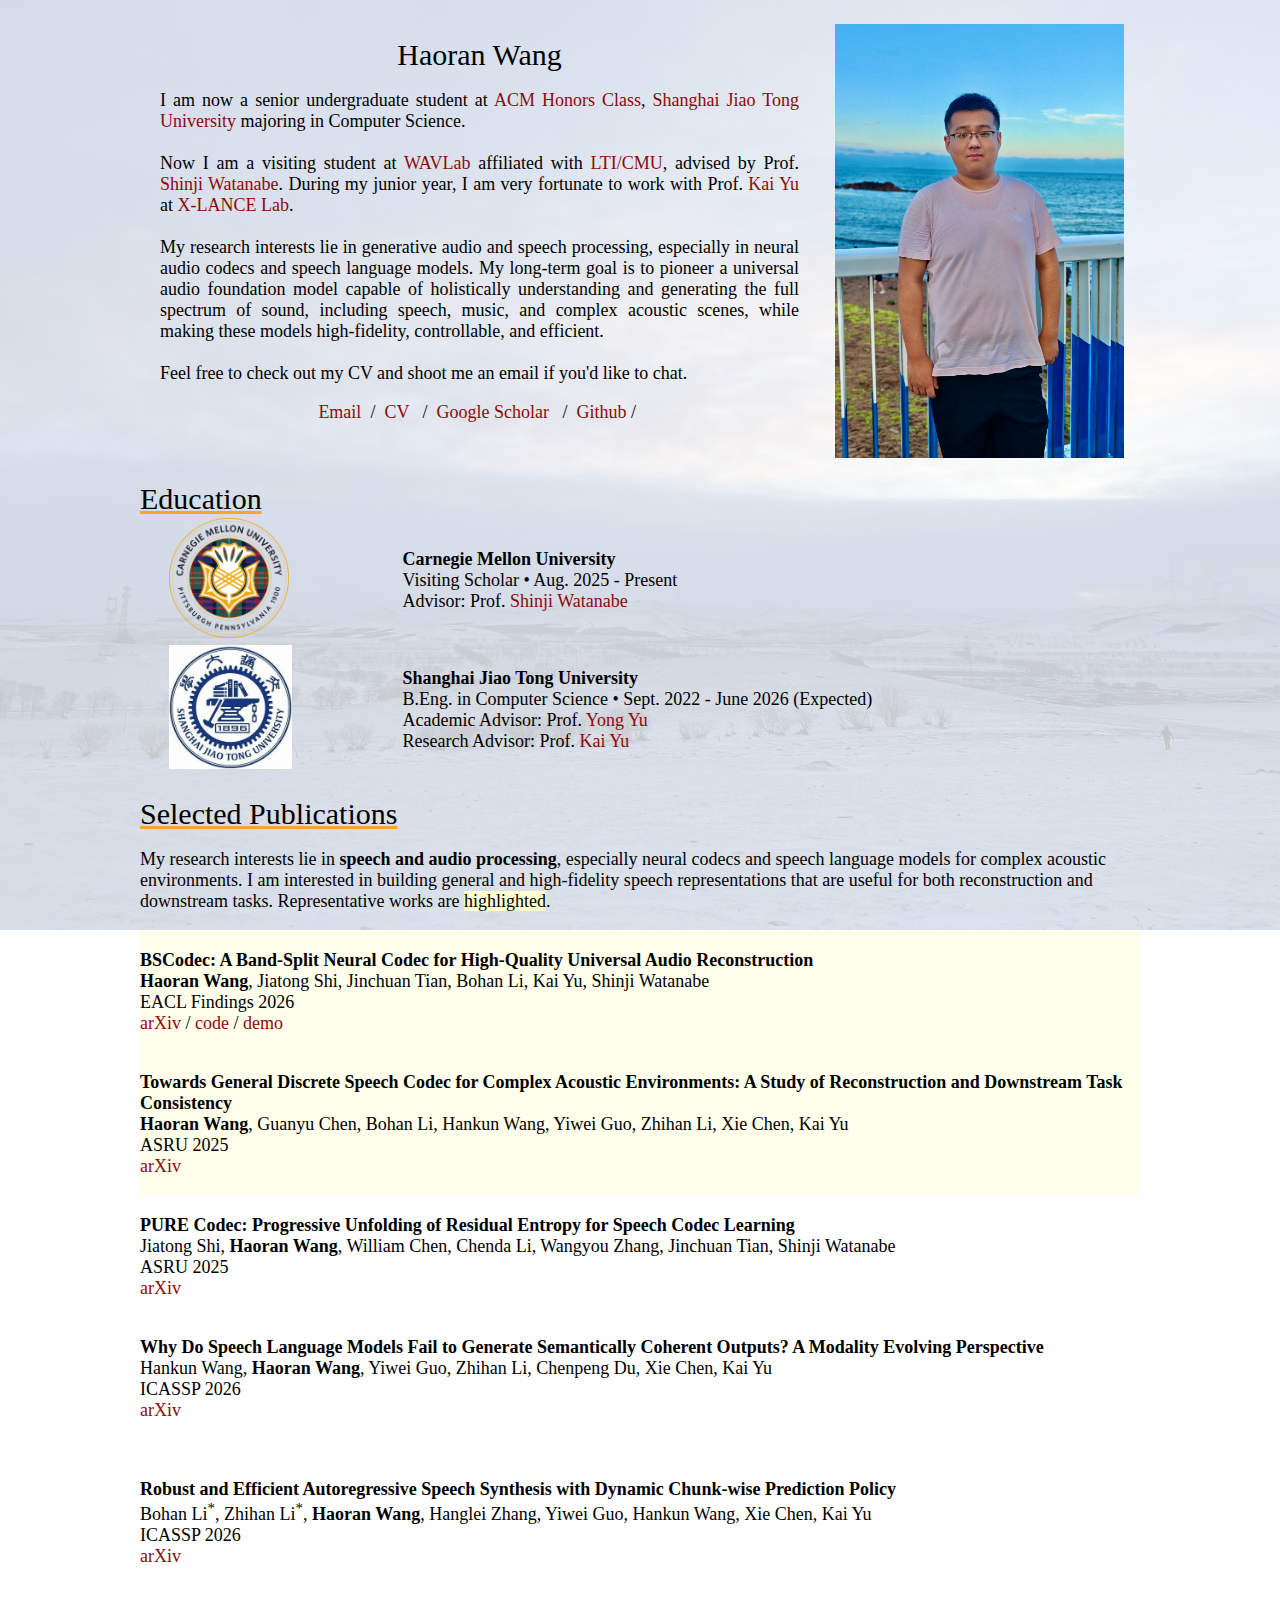
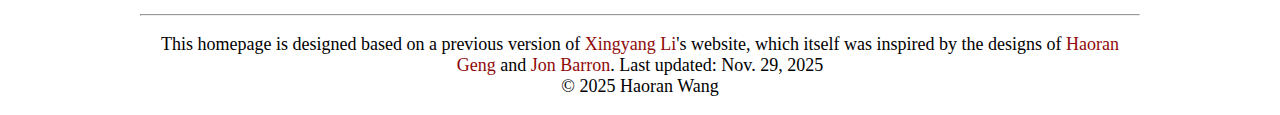
<file: index.html>
<!DOCTYPE HTML>
<html lang="en">
<!-- head -->
<head>
  <style>
    body {
      font-family: Helvetica, Arial, sans-serif;
      font-size: 18px; /* 缩小字体大小 */
      background: url('images/home_transparent.png') no-repeat center center fixed;
      background-size: cover;
      min-height: 100vh; /* 确保 body 高度至少为视口高度 */
      margin: 0; /* 移除默认外边距 */
      position: relative;
    }

    body::after {
      content: "";
      background: rgba(255, 255, 255, 0); /* 50% 透明度 */
      position: absolute;
      top: 0;
      left: 0;
      right: 0;
      bottom: 0;
      z-index: -1;
    }

    table {
      width: 100%; /* 调整页面宽度 */
      max-width: 1000px; /* 调整页面最大宽度 */
      margin: 0 auto;
    }

    td {
      padding: 0 10px; /* 增加左右内边距 */
    }
  </style>

  <script>
    function changeImage(imagePath) {
      var image = document.getElementById('profile-pic');
      image.src = imagePath;
    }
    (function () {
        var a_idx = 0;
        window.onclick = function (event) {
            var a = new Array("✨", "🤖", "🥳", "👋", "🦾", "🐽");

            var heart = document.createElement("b");
            heart.onselectstart = new Function('event.returnValue=false');

            document.body.appendChild(heart).innerHTML = a[a_idx];
            a_idx = (a_idx + 1) % a.length;
            heart.style.cssText = "position: fixed;left:-100%;";

            var f = 16, 
                x = event.clientX - f / 2, 
                y = event.clientY - f,
                c = randomColor(), 
                a = 1,
                s = 1.2; 

            var timer = setInterval(function () { 
                if (a <= 0) {
                    document.body.removeChild(heart);
                    clearInterval(timer);
                } else {
                    heart.style.cssText = "font-size:16px;cursor: default;position: fixed;color:" +
                        c + ";left:" + x + "px;top:" + y + "px;opacity:" + a + ";transform:scale(" +
                        s + ");";

                    y--;
                    a -= 0.016;
                    s += 0.002;
                }
            }, 15)

        }
        function randomColor() {

            return "rgb(" + (~~(Math.random() * 255)) + "," + (~~(Math.random() * 255)) + "," + (~~(Math
            .random() * 255)) + ")";

        }
    }());
  </script>

  <!-- Google tag (gtag.js) -->
  <script async src="https://www.googletagmanager.com/gtag/js?id=G-66DNLPJ6PY"></script>
  <script>
    window.dataLayer = window.dataLayer || [];
    function gtag(){dataLayer.push(arguments);}
    gtag('js', new Date());

    gtag('config', 'G-66DNLPJ6PY');
  </script>

  <meta http-equiv="Content-Type" content="text/html; charset=UTF-8">
  <title>Haoran Wang</title>
  
  <meta name="author" content="Haoran Wang">
  <meta name="viewport" content="width=device-width, initial-scale=1">
  
  <link rel="stylesheet" type="text/css" href="stylesheet.css">
  <link rel="icon" type="image/png" href="images/icon.png">
</head>

<!-- bib hide -->
<script type="text/javascript">
  function hideshow(which){
  if (!document.getElementById)
  return
  if (which.style.display=="block")
  which.style.display="none"
  else
  which.style.display="block"
  }
</script>

<!-- body -->
<body>
  <!-- self_formal-intro -->
  <table style="border:0px;border-spacing:0px;border-collapse:separate;"><tbody>
    <tr style="padding:0px">
      <td style="padding:0px">
        <table style="border:0px;border-spacing:0px;border-collapse:separate;"><tbody>
          <tr style="padding:0px">
            <td style="padding:2%;width:55%;vertical-align:middle">
              <p style="text-align:center">
                <name>Haoran Wang</name>
              </p>
              <p style="text-align: justify">
              <intro>
                I am now a senior undergraduate student at <a href="https://acm.sjtu.edu.cn" target="_blank">
                  <d>ACM Honors Class</d></a>, <a href="https://en.sjtu.edu.cn/" target="_blank">
                    <d>Shanghai Jiao Tong University</d></a> majoring in Computer Science. <br><br>

                Now I am a visiting student at <a href="https://www.wavlab.org/" target="_blank">
                      <d>WAVLab</d></a> affiliated with <a href="https://www.lti.cs.cmu.edu/" target="_blank"><d>LTI/CMU</d></a>, advised by Prof. <a href="https://sites.google.com/view/shinjiwatanabe" target="_blank">
                        <d>Shinji Watanabe</d></a>. During my junior year, I am very fortunate to work with Prof. <a href="https://x-lance.sjtu.edu.cn/~kaiyu/" target="_blank">
                          <d>Kai Yu</d></a> at <a href="https://x-lance.github.io/" target="_blank">
                            <d>X-LANCE Lab</d></a>. <br><br>

                My research interests lie in generative audio and speech processing, especially in neural audio codecs and speech
                              language models. My long-term goal is to pioneer a universal audio foundation model capable of holistically
                              understanding and generating the full spectrum of sound, including speech, music, and complex acoustic scenes, while
                              making these models high-fidelity, controllable, and efficient. <br><br>

                Feel free to check out my CV and shoot me an email if you'd like to chat.

                <!-- I am an incoming PhD student at  <a href="https://www.berkeley.edu/" target="_blank">
                  <d>UC Berkeley</d></a>. Previously, I was a visiting scholar at 
                  <a href="https://www.stanford.edu/" target="_blank"> <d>Stanford University</d> </a> through
                  <a href="https://engineering.stanford.edu/students-academics/programs/global-engineering-programs/chinese-ugvr/" target="_blank"><d>UGVR</d></a> 
                  program.
                I received my Bachelor's degree with honors from 
                 <a href="https://cfcs.pku.edu.cn/english/research/turing_program/introduction1/index.htm" target="_blank">
                  <d>Turing Class</d></a>,
                   <a href="https://english.pku.edu.cn/" target="_blank"><d>Peking University</d></a>. 
                I am honored to be advised by Prof. <a href="https://geometry.stanford.edu/member/guibas/" target="_blank">Leonidas J. Guibas</a>, 
                Prof. <a href="https://hughw19.github.io/" target="_blank"><d>He Wang</d></a>,   and Dr.<a href="https://siyuanhuang.com/" target="_blank"><d>Siyuan Huang</d></a>. 
                In addition, I am privileged to work closely with Prof. <a href="https://ericyi.github.io/" target="_blank"><d>Li Yi</d></a>, 
                Prof. <a href="https://zsdonghao.github.io/" target="_blank"><d>Hao Dong</d></a>,
                Prof. <a href="https://www.yangyaodong.com/" target="_blank"><d>Yaodong Yang</d></a>
                  and  Prof. <a href="https://yuewang.xyz/" target="_blank"><d>Yue Wang</d></a>.
                  I am also grateful to have grown up and studied with my twin brother <a class="a1" href="https://gengyiran.github.io/" target="_blank">Yiran Geng</a>, which has been a truly unique and special experience for me. -->
                
                </intro>
              <p style="text-align:center">
                <a href="mailto:wanghaor@sjtu.edu.cn">Email</a> &nbsp/&nbsp
                <a href="pdf/CV.pdf" target="_blank">CV</a> &nbsp;&nbsp/&nbsp
                <a href="https://scholar.google.com/citations?hl=zh-CN&user=slH6TeAAAAAJ" target="_blank">Google Scholar</a> &nbsp;&nbsp/&nbsp
                <a href="https://github.com/whr-a/" target="_blank">Github</a>&nbsp/&nbsp
              </p>
            </td>
            <td style="padding:0%; width:26%; max-width:26%;"> <!-- move the photo a bit left -->
              <br>
              <!-- <br> -->
              <!-- <img style="padding:1%; width:100%; max-width:90%;  display: block; margin-left: auto; margin-right: auto; " alt="profile photo" src="images/self_formal.jpg" class="hoverZoomLink"> -->
              <img id="profile-pic" style="padding:1%; width:100%; max-width:90%;  display: block; margin-left: auto; margin-right: auto; " alt="profile photo" src="images/causal.jpeg" class="hoverZoomLink">
              <!-- <a href="https://hits.seeyoufarm.com" target="_blank">
                <img 
                  src="https://hits.seeyoufarm.com/api/count/incr/badge.svg?url=https%3A%2F%2Fgeng-haoran.github.io&count_bg=%23FF8400&title_bg=%23545353&icon=tableau.svg&icon_color=%23F3F209&title=hits&edge_flat=false" 
                  style="display: block; margin-left: auto; margin-right: auto; width: 55%;"/>
              </a> -->
            </td>
            <!-- <td style="padding:5%;width:37%;max-width:37%"> 
              <img style="width:100%;max-width:100%" alt="profile photo" src="images/face3.jpg" class="hoverZoomLink">
              <a href="https://hits.seeyoufarm.com" target="_blank"><img src="https://hits.seeyoufarm.com/api/count/incr/badge.svg?url=https%3A%2F%2Fgeng-haoran.github.io&count_bg=%23FF8400&title_bg=%23545353&icon=tableau.svg&icon_color=%23F3F209&title=hits&edge_flat=false"/></a>
            </td> -->
          </tr>
        </tbody></table>
        <table style="border:0px;border-spacing:0px;border-collapse:separate;"><tbody>
    </tr>
  </tbody></table>

  <!-- Education -->
  <table width="90%" align="center" border="0" cellpadding="10"><tbody>
      <br>
          <heading>Education</heading>
      <br>
      <tr>
        <td style="padding-left:27px;padding-right:10px;width:25%;vertical-align:middle"><img src="images/CMU.png", width="120"></td>
        <td width="90%" valign="center">
          <strong>Carnegie Mellon University</strong>
          <br> Visiting Scholar • Aug. 2025 - Present
          <br> Advisor: Prof. <a href="https://sites.google.com/view/shinjiwatanabe" target="_blank">
            <d>Shinji Watanabe</d></a>
        </td>
      </tr>
      <tr>
        <td style="padding-left:27px;padding-right:10px;width:25%;vertical-align:middle"><img src="images/SJTU.png", width="123"></td>
        <td width="90%" valign="center">
          <strong>Shanghai Jiao Tong University</strong>
          <br> B.Eng. in Computer Science • Sept. 2022 - June 2026 (Expected)
          <br> Academic Advisor: Prof. <a href="https://apex.sjtu.edu.cn/members/yyu" target="_blank">
            <d>Yong Yu</d></a>
          <br> Research Advisor: Prof. <a href="https://x-lance.sjtu.edu.cn/~kaiyu/" target="_blank">
            <d>Kai Yu</d></a>
        </td>
      </tr>
      
  </tbody></table>

<!-- Selected Publications -->
  <!-- Selected Publications -->
<table style="width:100%;border:0px;border-spacing:0px;border-collapse:separate;margin-right:auto;margin-left:auto;">
  <tbody>
    <br>
    <heading>Selected Publications</heading>
    <br>
    <p>
      My research interests lie in <strong>speech and audio processing</strong>, especially neural codecs and speech language models for complex acoustic environments. I am interested in building general and high-fidelity speech representations that are useful for both reconstruction and downstream tasks.
      Representative works are <span class="highlight">highlighted</span>.
    </p>

    <!-- BSCodec (代表作，高亮) -->
    <tr bgcolor="#ffffec">
      <td style="padding:20px 0px 0px 0px; width:100%; vertical-align:middle;">
        <papertitle>BSCodec: A Band-Split Neural Codec for High-Quality Universal Audio Reconstruction</papertitle>
        <br>
        <strong>Haoran Wang</strong>, Jiatong Shi, Jinchuan Tian, Bohan Li, Kai Yu, Shinji Watanabe
        <br>
        EACL Findings 2026
        <br>
        <a href="https://arxiv.org/pdf/2511.06150" target="_blank">arXiv</a> /
        <a href="https://github.com/espnet/espnet/pull/6297" target="_blank">code</a> /
        <a href="https://anonymous-submitany.github.io/" target="_blank">demo</a>
        <p></p>
      </td>
    </tr>

    <!-- General Discrete Speech Codec -->
    <tr bgcolor="#ffffec">
      <td style="padding:20px 0px 0px 0px; width:100%; vertical-align:middle;">
        <papertitle>Towards General Discrete Speech Codec for Complex Acoustic Environments: A Study of Reconstruction and Downstream Task Consistency</papertitle>
        <br>
        <strong>Haoran Wang</strong>, Guanyu Chen, Bohan Li, Hankun Wang, Yiwei Guo, Zhihan Li, Xie Chen, Kai Yu
        <br>
        ASRU 2025
        <br>
        <a href="https://arxiv.org/pdf/2505.22515" target="_blank">arXiv</a>
        <p></p>
      </td>
    </tr>

    <!-- PURE Codec -->
    <tr>
      <td style="padding:20px 0px 0px 0px; width:100%; vertical-align:middle;">
        <papertitle>PURE Codec: Progressive Unfolding of Residual Entropy for Speech Codec Learning</papertitle>
        <br>
        Jiatong Shi, <strong>Haoran Wang</strong>, William Chen, Chenda Li, Wangyou Zhang, Jinchuan Tian, Shinji Watanabe
        <br>
        ASRU 2025
        <br>
        <a href="https://arxiv.org/pdf/2511.22687" target="_blank">arXiv</a>
        <p></p>
      </td>
    </tr>

    <!-- SLM coherence paper -->
    <tr>
      <td style="padding:20px 0px 20px 0px; width:100%; vertical-align:middle;">
        <papertitle>Why Do Speech Language Models Fail to Generate Semantically Coherent Outputs? A Modality Evolving Perspective</papertitle>
        <br>
        Hankun Wang, <strong>Haoran Wang</strong>, Yiwei Guo, Zhihan Li, Chenpeng Du, Xie Chen, Kai Yu
        <br>
        ICASSP 2026
        <br>
        <a href="https://arxiv.org/pdf/2412.17048" target="_blank">arXiv</a>
        <p></p>
      </td>
    </tr>

    <tr>
      <td style="padding:20px 0px 20px 0px; width:100%; vertical-align:middle;">
        <papertitle>Robust and Efficient Autoregressive Speech Synthesis with Dynamic Chunk-wise Prediction Policy</papertitle>
        <br>
        Bohan Li<sup>*</sup>, Zhihan Li<sup>*</sup>, <strong>Haoran Wang</strong>, Hanglei Zhang, Yiwei Guo, Hankun Wang, Xie Chen, Kai Yu
        <br>
        ICASSP 2026
        <br>
        <a href="https://arxiv.org/pdf/2412.17048" target="_blank">arXiv</a>
        <p></p>
      </td>
    </tr>
  </tbody>
</table>


 <!-- Aknowledgements -->
  <table style="width:100%;border:0px;border-spacing:0px;border-collapse:separate;margin-right:auto;margin-left:auto;"><tbody>
    <tr>
      <!-- <br> -->
      <!-- <br> -->
      <hr>
        <p style="text-align:center">
          This homepage is designed based on a previous version of <a href="acm.sjtu.edu.cn/~xyli">Xingyang Li</a>'s website, which itself was inspired by the designs of <a href="https://geng-haoran.github.io">Haoran Geng</a> and <a href="https://jonbarron.info/">Jon Barron</a>. Last updated: Nov. 29, 2025
          <br>
          © 2025 Haoran Wang
        </p>
      </td>
      </tr>
</file>
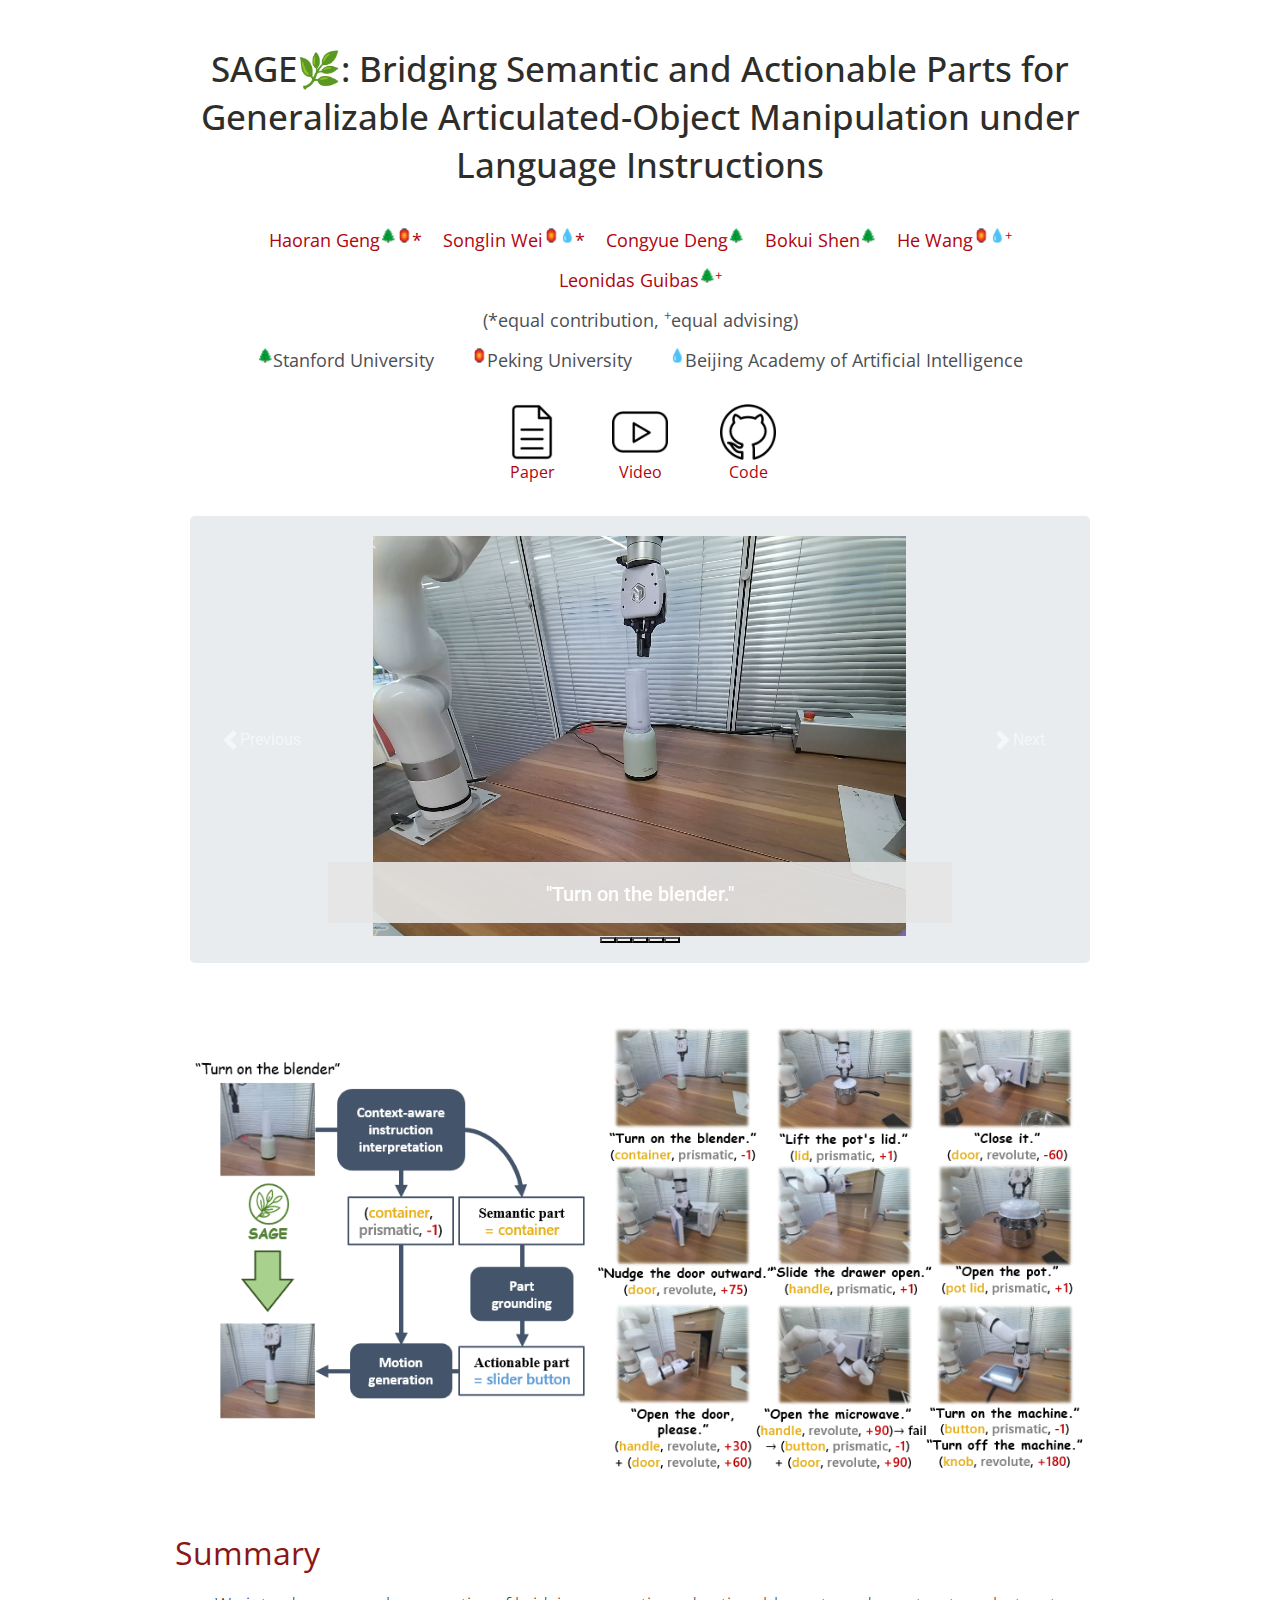
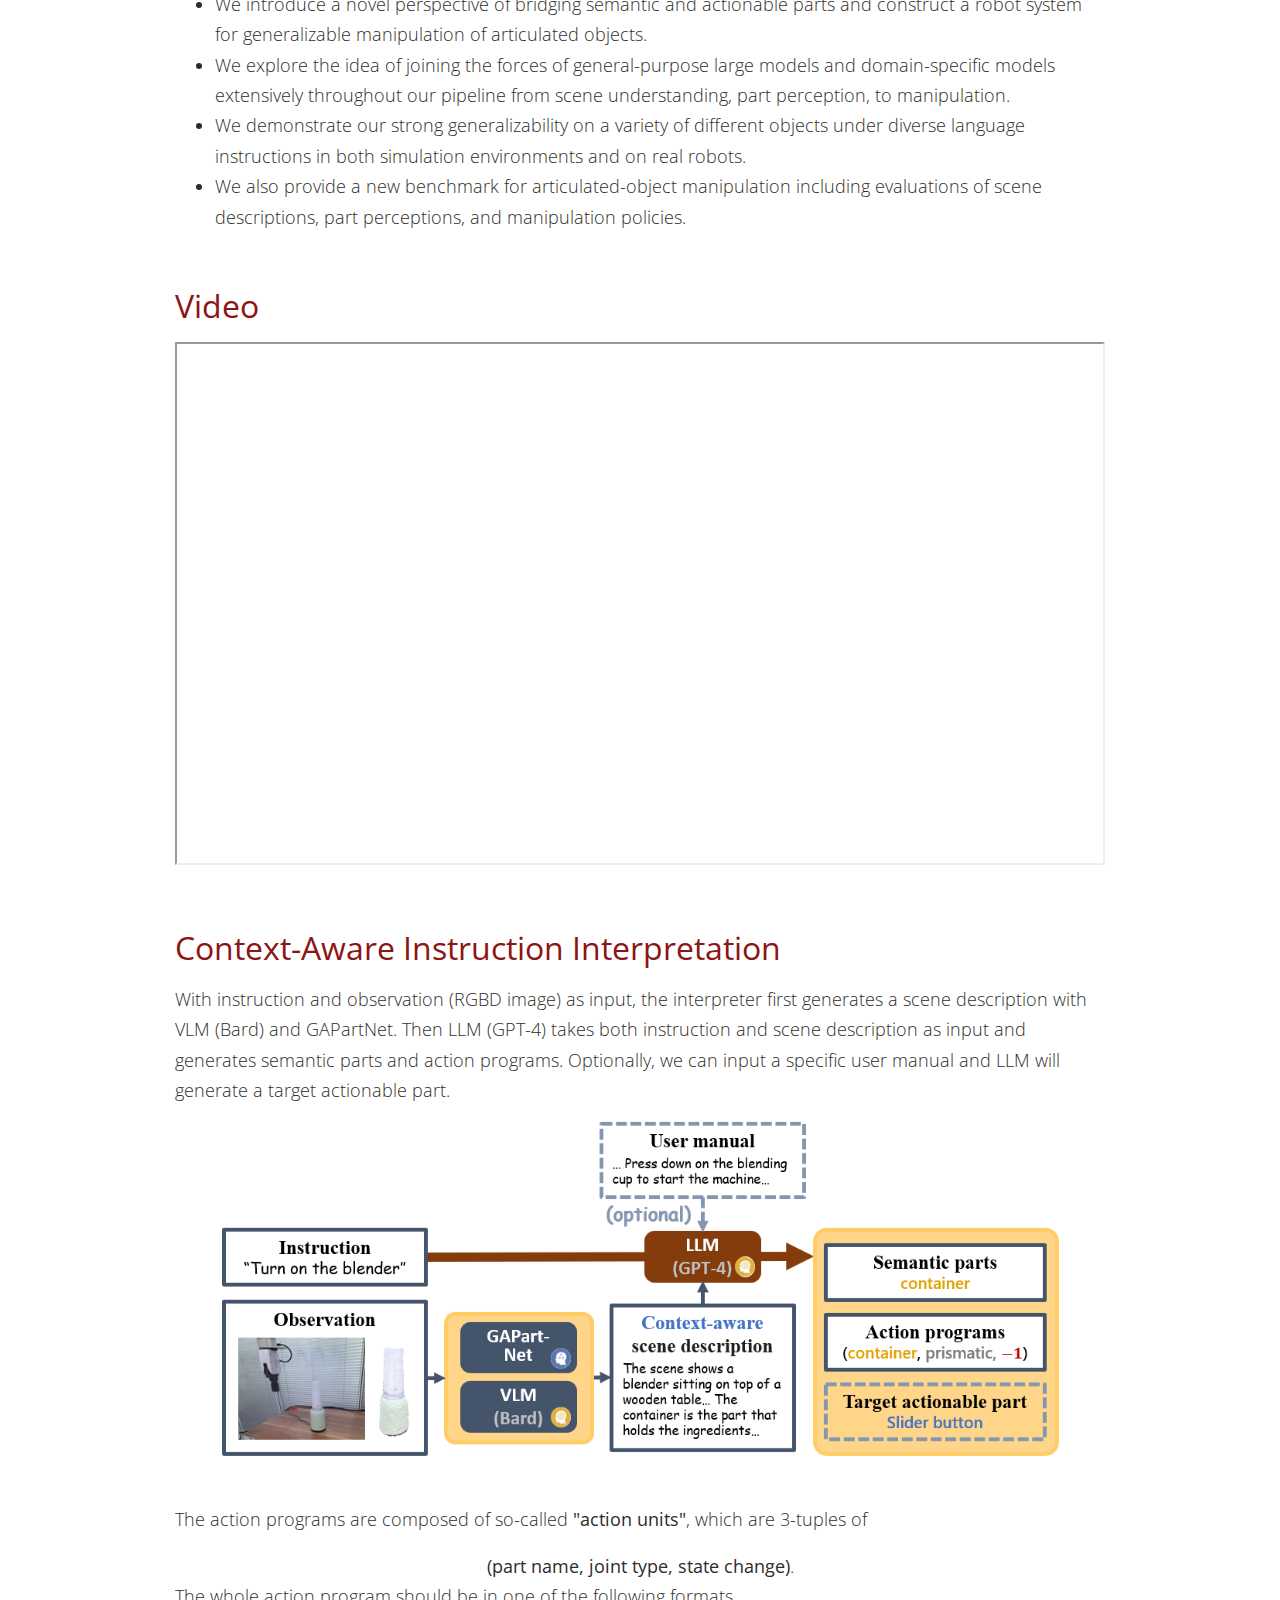
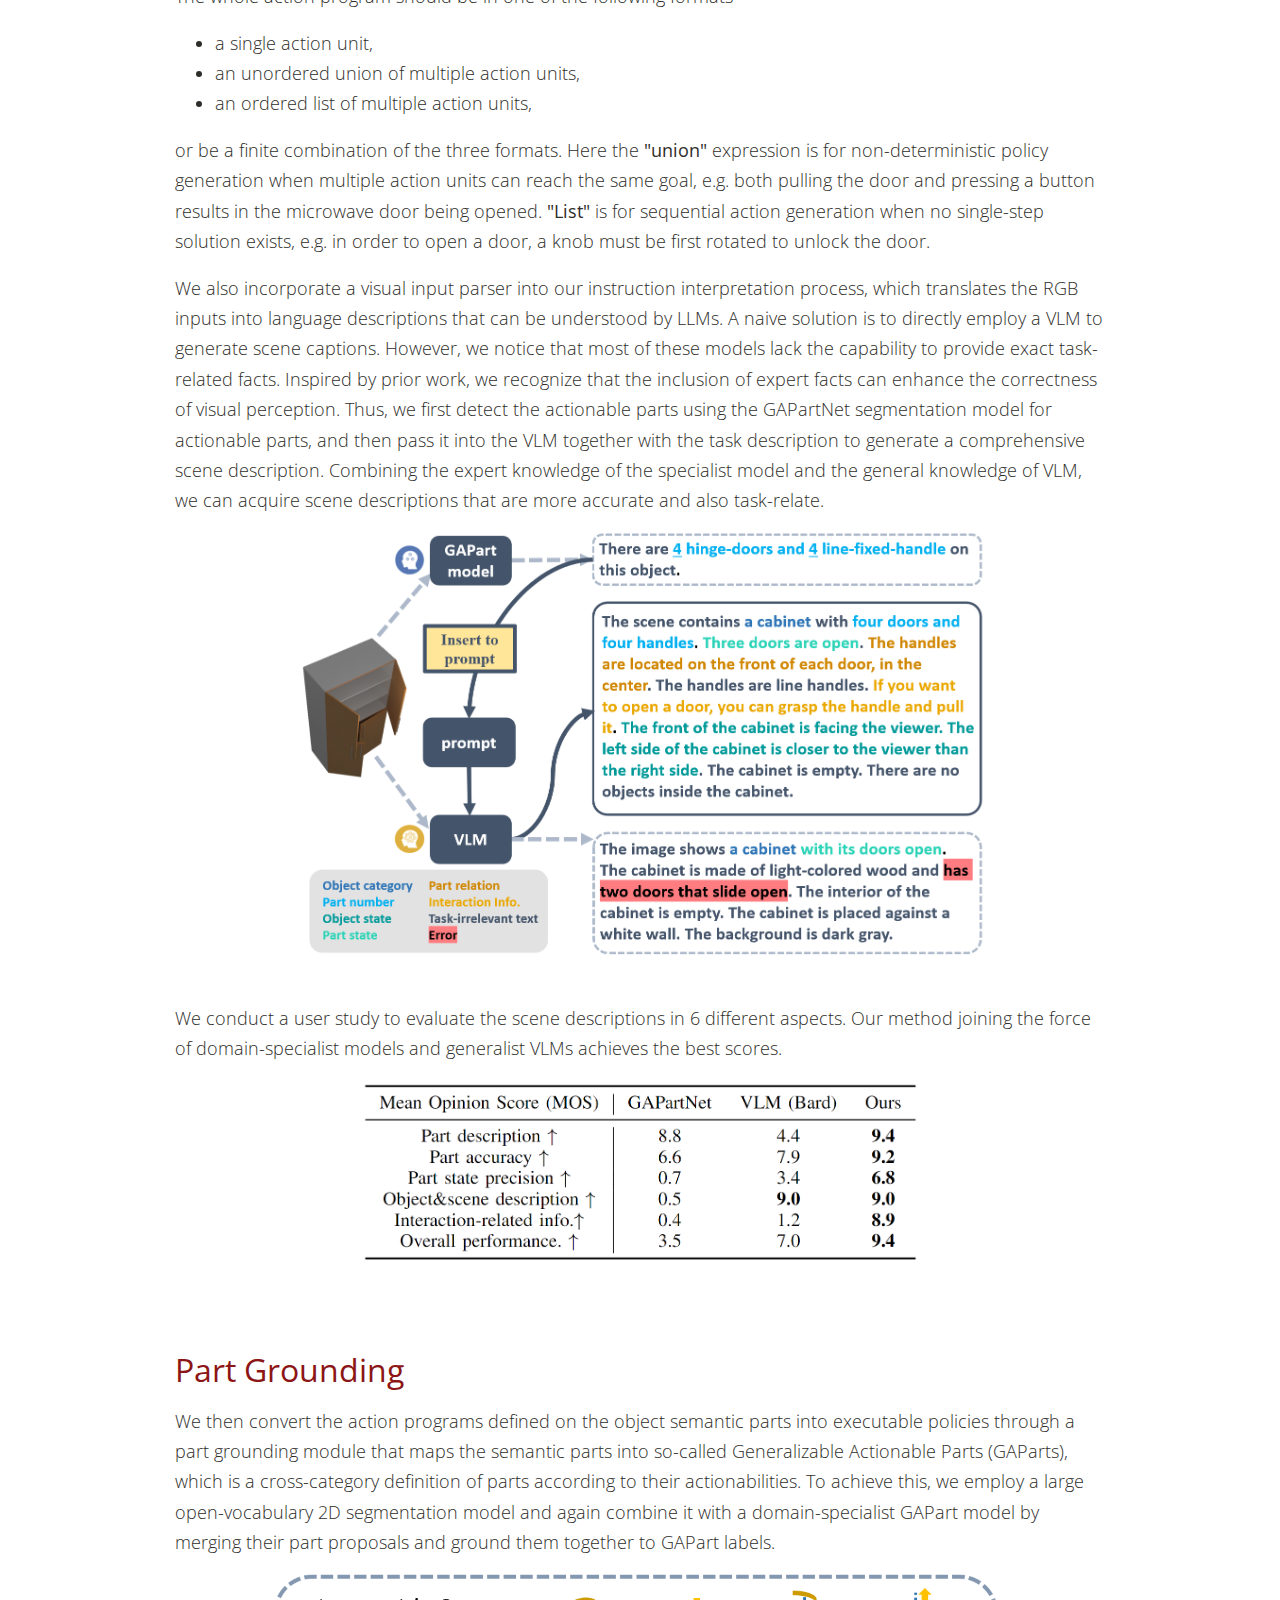
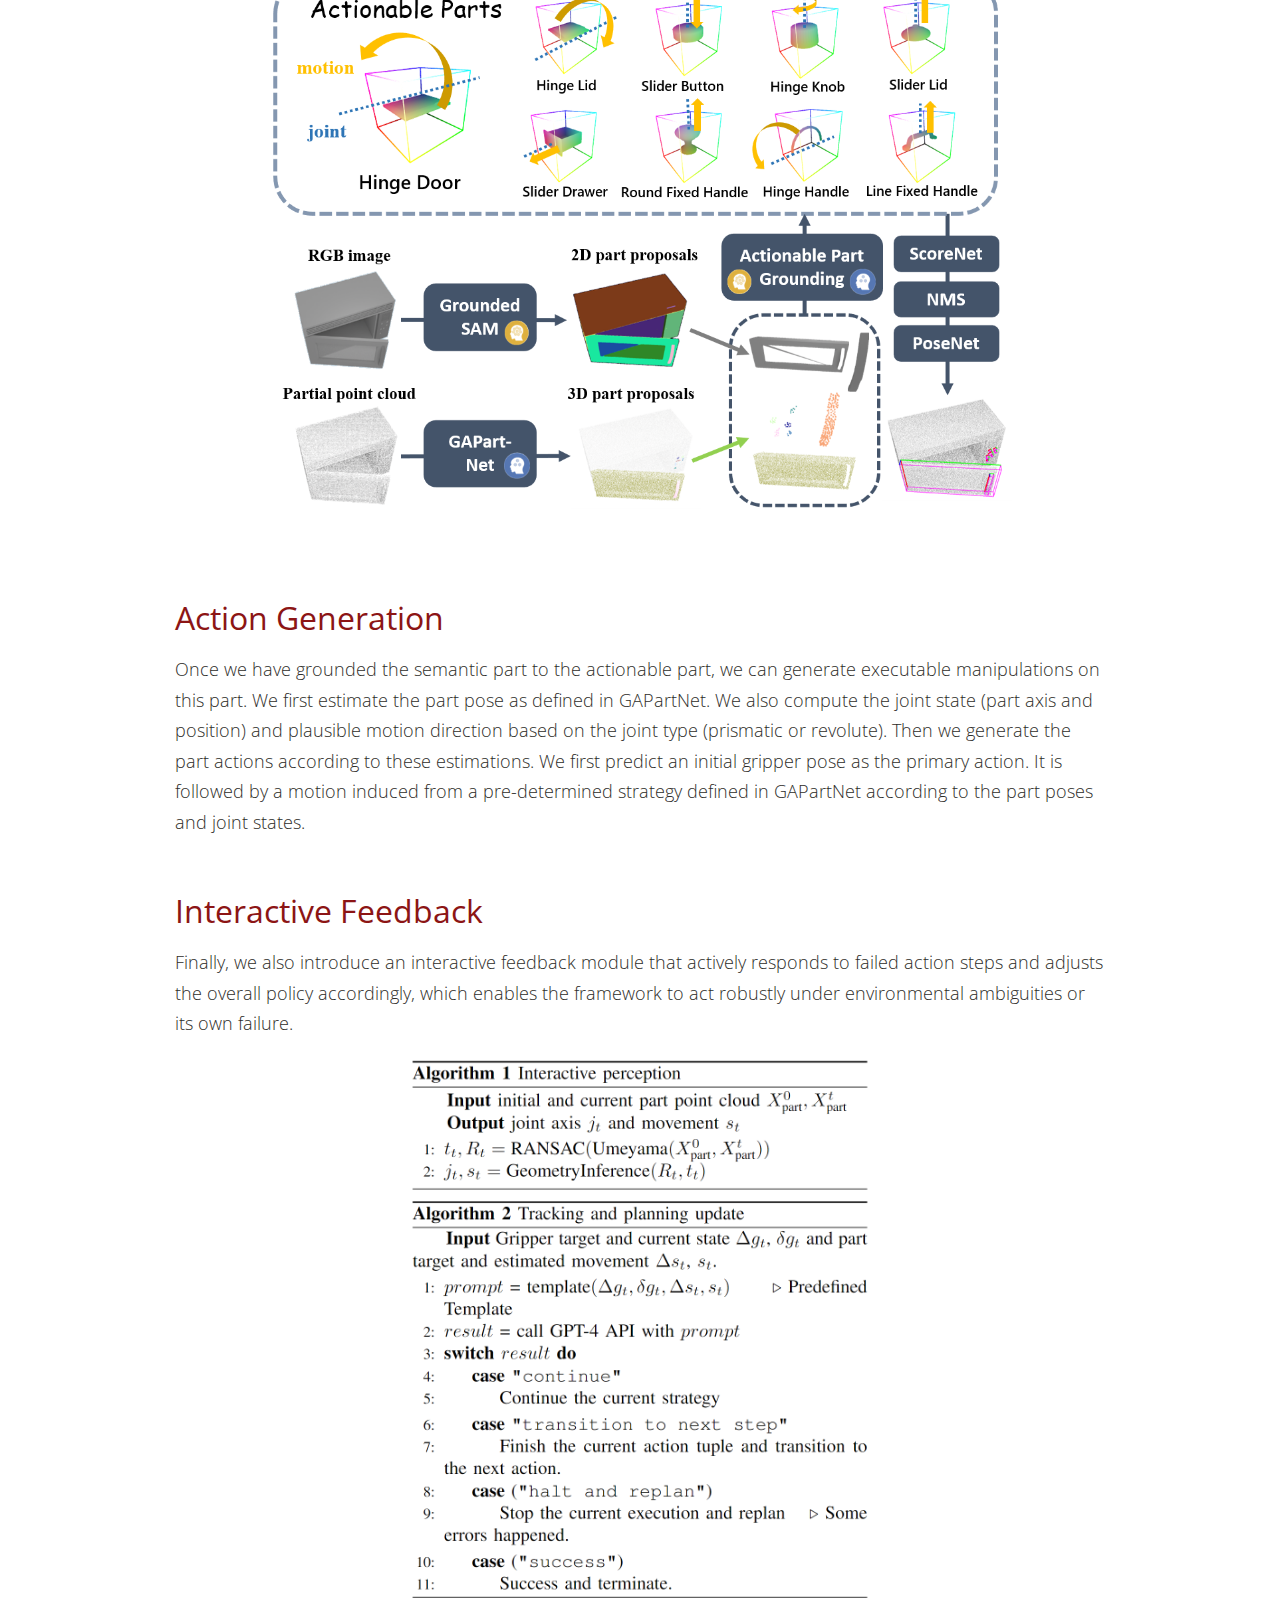
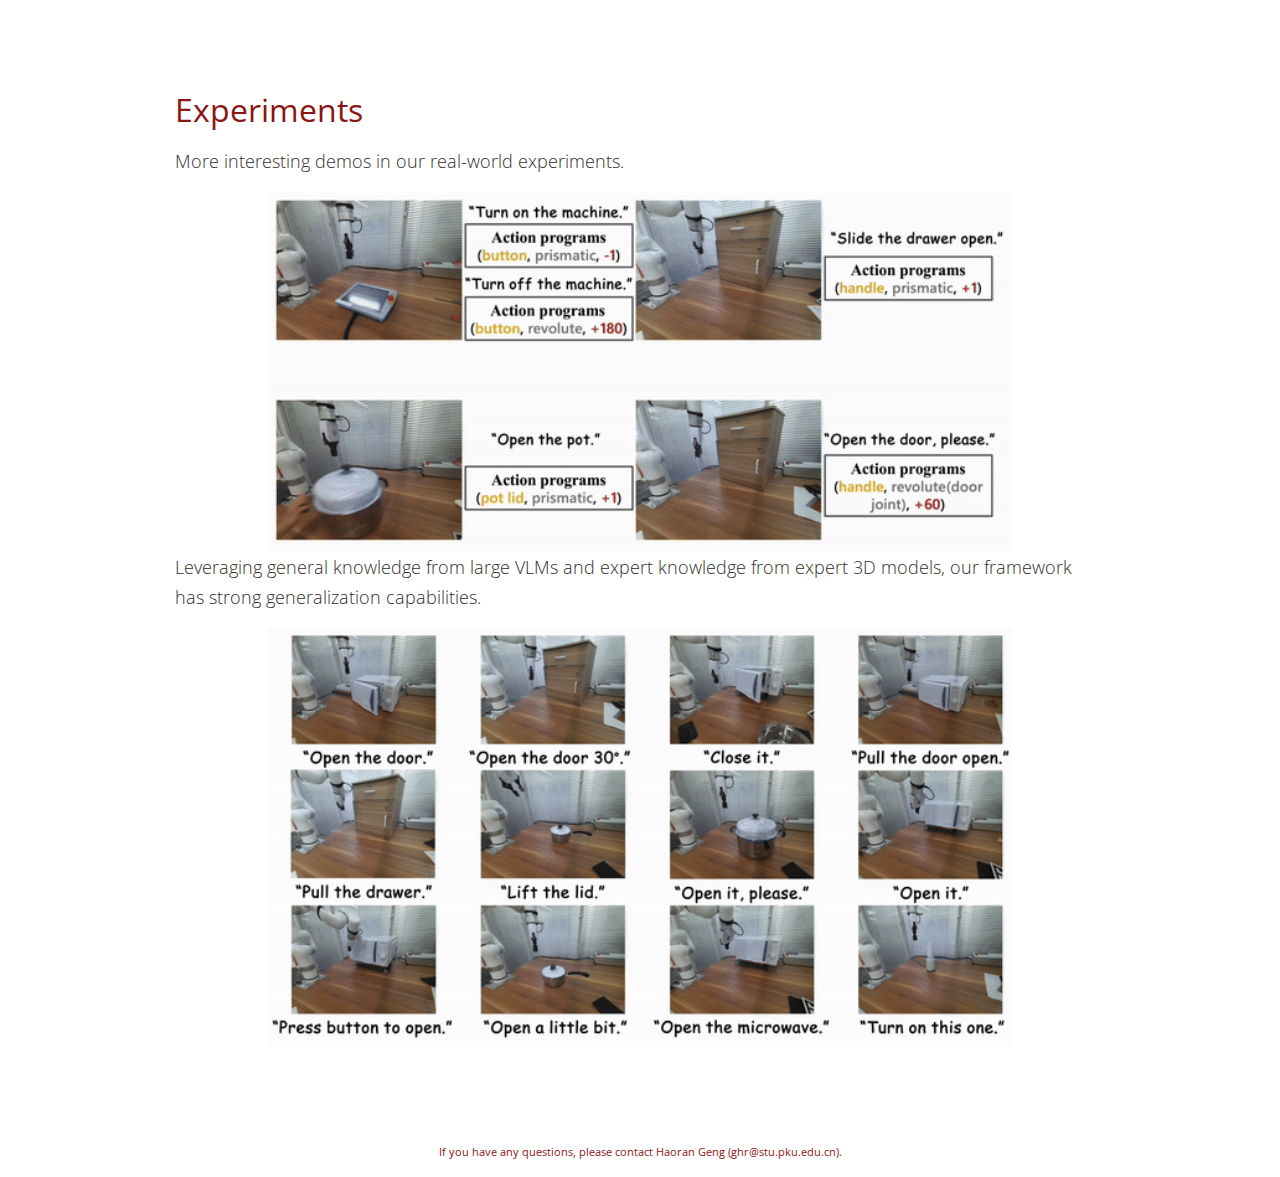
<file: SAGE/index.html>
<!DOCTYPE html>

<html lang="en">
    <head>
        <meta charset="UTF-8">


        <meta name="description" content="Project website for SAGE">
        <meta name="author" content="Haoran Geng">
        <meta name="viewport" content="width=device-width, initial-scale=1">



        
        <link rel="preconnect" href="https://fonts.googleapis.com">
        <link rel="preconnect" href="https://fonts.gstatic.com" crossorigin>
        <link href="https://fonts.googleapis.com/css2?family=Open+Sans:ital,wght@0,300;0,400;0,500;0,600;0,700;0,800;1,300;1,400;1,500;1,600;1,700;1,800&family=Roboto:ital,wght@0,100;0,300;0,400;0,500;0,700;0,900;1,100;1,300;1,400;1,500;1,700;1,900&display=swap" rel="stylesheet">
        <link href="https://cdn.jsdelivr.net/npm/bootstrap@5.0.2/dist/css/bootstrap.min.css" rel="stylesheet" integrity="sha384-EVSTQN3/azprG1Anm3QDgpJLIm9Nao0Yz1ztcQTwFspd3yD65VohhpuuCOmLASjC" crossorigin="anonymous">
        <script src="https://cdn.jsdelivr.net/npm/bootstrap@5.0.2/dist/js/bootstrap.bundle.min.js" integrity="sha384-MrcW6ZMFYlzcLA8Nl+NtUVF0sA7MsXsP1UyJoMp4YLEuNSfAP+JcXn/tWtIaxVXM" crossorigin="anonymous"></script>
        <link rel="stylesheet" href="https://cdnjs.cloudflare.com/ajax/libs/font-awesome/4.7.0/css/font-awesome.min.css">
        <link rel="stylesheet" type="text/css" href="style.css?cache=77333914184988801948">
        <link rel="icon" href="icons/sage_icon.png">

        <title>SAGE</title>
        <link rel="stylesheet" href="style.css">
    </head>

    <style>
        a {
            color: #B1040E;
        }

        a:hover {
            color: #820000;
            text-decoration: underline;
        }

        .body_text {
            color: rgb(46,45,41);
            font-family: 'Open Sans', sans-serif;
            font-weight: 300;
            line-height: 1.9rem;
            font-size: 1.1rem;
        }

        .text_title {
            color: rgb(46,45,41);
            font-family: 'Open Sans', sans-serif;
            font-weight: 500;
            line-height: 3rem;
            font-size: 2.2rem;
            padding-top: 20px;
        }

        .text_venue {
            font-family: 'Open Sans', sans-serif;
            font-weight: 500;
            line-height: 2.0rem;
            font-size: 1.5rem;
            color: rgb(77, 79, 83);
        }

        .text_author {
            font-family: 'Open Sans', sans-serif;
            font-weight: 400;
            line-height: 1.5rem;
            font-size: 1.1rem;
            color: rgb(77, 79, 83);
        }

        .text_resource {
            font-family: 'Open Sans', sans-serif;
            font-weight: 400;
            line-height: 1.5rem;
            font-size: 1.0rem;
            color: rgb(77, 79, 83);
        }

        .text_header {
            font-family: 'Open Sans', sans-serif;
            font-weight: 400;
            line-height: 2.5rem;
            font-size: 2.0rem;
            margin-top: 0.4rem;
            color: rgb(140, 21, 21);
        }

        .figure_caption {
            font-family: 'Open Sans', sans-serif;
            font-weight: 400;
            line-height: 1.8rem;
            font-size: 1.2rem;
            color: rgb(77, 79, 83);
        }

        .text_reference {
            font-family: 'Open Sans', sans-serif;
            text-align: left;
            font-size: 0.7em;
            color: rgb(77, 79, 83);
        }

        .text_ack {
            font-family: 'Open Sans', sans-serif;
            text-align: center;
            font-size: 0.7em;
            color: rgb(140, 21, 21);
        }

        .teaser_grid {
            display: grid;
            grid-template-columns: 33% 33% 33%;
            grid-template-rows: 1fr;
            justify-content: center;
            grid-auto-flow: row;
        }

        .teaser_fig {
            max-width: 99%;
            display: block;
            margin-left: auto;
  			margin-right: auto;

        }

        .icons {
            height: 3.5em;
        }


        .big_figure {
            max-width: 100%;
            display: block;
            margin: 1em auto 1em;
        }

        .median_figure {
            max-width: 75%;
            display: block;
            margin: 1em auto 1em;
        }

        .color_switch {
            background-color: rgb(255, 255, 255);
        }

        .teaser_item {
            text-align: center;
        }

        .table_title {
            font-family: 'Open Sans', sans-serif;
            font-weight: 700;
            font-size: 1.25rem;
            color: rgb(77, 79, 83);
            text-align: center;
        }

        .table_head {
            font-family: 'Open Sans', sans-serif;
            font-weight: 600;
            font-size: 1.1rem;
            color: rgb(77, 79, 83);
            text-align: center;
        }

        .table_elem {
            font-family: 'Open Sans', sans-serif;
            font-weight: 300;
            font-size: 1.0rem;
            color: rgb(77, 79, 83);
            text-align: center;
            align-self: center;
        }

        .table_emph {
            font-weight: 700;
        }

        .jumbotron {
            max-width: 900px;
            margin: 0 auto;
            padding: 20px 4px 20px 4px;
        }
        .jumbotron > .title {
            font-size: 18pt;
            color: #414446;
            clear: both;
            text-align: center;
        }

        .carousel-item {
            text-align: center;
        }
        .carousel-caption {
            height: 15%;
            background: rgba(230, 230, 230, 0.9);
        }

    </style>

    <body>
    <section>
    <div class="container">
        <div class="row" id="title">
            <p class="col text-center mt-4 text_title">
                SAGE&#127807;: Bridging Semantic and Actionable Parts for Generalizable Articulated-Object Manipulation under Language Instructions
            </p>
        </div>

        <div class="row" id="venue">
            <p class="col text-center text_venue">   
            </p>
        </div>

        
        <div class="row" id="authors">
            <div class="col-md-12 text-center mt-2 text_author">
                <ul class="list-inline">
                    <li class="list-inline-item mx-2">
                        <a href="https://geng-haoran.github.io/">
                            <p>Haoran Geng<sup>&#127794;&#127982;</sup>*</p>
                        </a>
                    </li>
                    <li class="list-inline-item mx-2">
                        <a href="http://wei.songl.in/">
                            <p>Songlin Wei<sup>&#127982;&#128167;</sup>*</p>
                        </a>
                    </li>
                    <li class="list-inline-item mx-2">
                        <a href="https://cs.stanford.edu/~congyue/">
                            <p>Congyue Deng<sup>&#127794;</sup></p>
                        </a>
                    </li>
                    <li class="list-inline-item mx-2">
                        <a href="https://cs.stanford.edu/people/bshen88/">
                            <p>Bokui Shen<sup>&#127794;</sup></p>
                        </a>
                    </li>
                    <li class="list-inline-item mx-2">
                        <a href="https://geng-haoran.github.io/">
                            <p>He Wang<sup>&#127982;&#128167;+</sup></p>
                        </a>
                    </li>
                    <li class="list-inline-item mx-2">
                        <a href="https://geometry.stanford.edu/member/guibas/index.html">
                            <p>Leonidas Guibas<sup>&#127794;+</sup></p>
                        </a>
                    </li>
                    <br>
                    (*equal contribution, <sup>+</sup>equal advising)
                </ul>
                <ul class="list-inline" style="margin-top: 1rem">
                    <li class="list-inline-item mx-3">
                        <p><sup>&#127794;</sup>Stanford University</p>
                    </li>
                    <li class="list-inline-item mx-3">
                        <p><sup>&#127982;</sup>Peking University</p>
                    </li>
                    <li class="list-inline-item mx-3">
                        <p><sup>&#128167;</sup>Beijing Academy of Artificial Intelligence</p>
                    </li>
                </ul>
            </div>
        </div>
        

        <div class="row" id="resources">
            <div class="col text-center text_resource">
                <ul class="list-inline">
                    <li class="list-inline-item mx-4">
                        <a href="">
                            <img src="icons/paper_icon.png" class="icons">
                            <p>Paper</p>
                        </a>
                    </li>
                    <li class="list-inline-item mx-4">
                            <a href="https://youtu.be/DnFmsNzzbWY">
                            <img src="icons/youtube_icon.png" class="icons">
                            <p>Video</p>
                            </a>
                    </li>
                    <li class="list-inline-item mx-4">
                        <a href="https://github.com/geng-haoran/SAGE">
                            <img src="icons/github_icon.png" class="icons">
                            <p>Code</p>
                        </a>
                    </li>
                </ul>
            </div>
        </div>
    </div>

    </section>

    <section class="color_switch">
        <div class="container">
        <div class="jumbotron" id="home">
            <div id="carouselExampleDark" class="carousel carousel-dark slide" data-bs-ride="carousel">
              <div class="carousel-indicators">
                <button type="button" data-bs-target="#carouselExampleDark" data-bs-slide-to="0" class="active" aria-current="true" aria-label="Slide 1"></button>
                <button type="button" data-bs-target="#carouselExampleDark" data-bs-slide-to="1" aria-label="Slide 2"></button>
                <button type="button" data-bs-target="#carouselExampleDark" data-bs-slide-to="2" aria-label="Slide 3"></button>
                <button type="button" data-bs-target="#carouselExampleDark" data-bs-slide-to="3" aria-label="Slide 4"></button>
                <button type="button" data-bs-target="#carouselExampleDark" data-bs-slide-to="4" aria-label="Slide 5"></button>
              </div>
              <div class="carousel-inner">
                <div class="carousel-item active" data-bs-interval="4000">
                  <video autoplay muted loop height="400">
                    <source src="videos/press_blender.mp4" type="video/mp4">
                  </video>
                  <div class="carousel-caption d-none d-md-block">
                    <h5>"Turn on the blender."</h5>
                  </div>
                </div>
                <div class="carousel-item" data-bs-interval="16000">
                  <video autoplay muted loop height="400">
                    <source src="videos/long_horizon_microwave.mp4" type="video/mp4">
                  </video>
                  <div class="carousel-caption d-none d-md-block">
                    <h5>"Open the microwave."</h5>
                  </div>
                </div>
                <div class="carousel-item" data-bs-interval="10000">
                  <video autoplay muted loop height="400">
                    <source src="videos/press_button_revolve.mp4" type="video/mp4">
                  </video>
                  <div class="carousel-caption d-none d-md-block">
                    <h5>"Turn on/off the machine."</h5>
                  </div>
                </div>
                <div class="carousel-item" data-bs-interval="6000">
                  <video autoplay muted loop height="400">
                    <source src="videos/lift_lid_big.mp4" type="video/mp4">
                  </video>
                  <div class="carousel-caption d-none d-md-block">
                    <h5>"Lift the pod's lid."</h5>
                  </div>
                </div>
                <div class="carousel-item" data-bs-interval="8000">
                  <video autoplay muted loop height="400">
                    <source src="videos/pull_drawer.mp4" type="video/mp4">
                  </video>
                  <div class="carousel-caption d-none d-md-block">
                    <h5>"Slide the drawer open."</h5>
                  </div>
                </div>
              </div>
              <button class="carousel-control-prev" type="button" data-bs-target="#carouselExampleDark" data-bs-slide="prev">
                <span class="carousel-control-prev-icon" aria-hidden="true"></span>
                <span class="visually-hidden">Previous</span>
              </button>
              <button class="carousel-control-next" type="button" data-bs-target="#carouselExampleDark" data-bs-slide="next">
                <span class="carousel-control-next-icon" aria-hidden="true"></span>
                <span class="visually-hidden">Next</span>
              </button>
            </div>
        </div>
        </div>
        <br><br>
    </section>

    <section class="color_switch">
        <div class="container">
        <div class="row" id="abstract">
            <div class="col my-3">
                <img src="images/teaser.png" class="teaser_fig">
                <br><br>

                <p class="text_header">
                    Summary
                </p>

                <p class="body_text">
                    <ul>
                    	<li class="body_text">We introduce a novel perspective of bridging semantic and actionable parts and construct a robot system for generalizable manipulation of articulated objects.</li>
                    	<li class="body_text">We explore the idea of joining the forces of general-purpose large models and domain-specific models extensively throughout our pipeline from scene understanding, part perception, to manipulation.</li>
                    	<li class="body_text">We demonstrate our strong generalizability on a variety of different objects under diverse language instructions in both simulation environments and on real robots.</li>
                    	<li class="body_text">We also provide a new benchmark for articulated-object manipulation including evaluations of scene descriptions, part perceptions, and manipulation policies.</li>
                    </ul>
                </p>
            </div>
        </div>
        </div>
    </section>


    <section>
        <div class="container">
        <div class="row">
            <div class="col my-3">
                <p class="text_header">
                    Video
                </p>
                <div class="text-center mb-4">
                    <div style="position:relative;padding-top:56.25%;">
                        <iframe src="https://www.youtube.com/embed/DnFmsNzzbWY?si=nFb6igz3Vf7kHDQ6" allowfullscreen style="position:absolute;top:0;left:0;width:100%;height:100%;"></iframe>

                    </div>
                </div>
            </div>
        </div>
        </div>
    </section>


    <section class="color_switch">
        <div class="container">
        <div class="row" id="abstract">
            <div class="col my-3">
                <p class="text_header">
                    Context-Aware Instruction Interpretation
                </p>
                
                <p class="body_text">
                    With instruction and observation (RGBD image) as input, the interpreter first generates a scene description with VLM (Bard) and GAPartNet. Then LLM (GPT-4) takes both instruction and scene description as input and generates semantic parts and action programs. Optionally, we can input a specific user manual and LLM will generate a target actionable part.
                </p>
                <img src="images/instruct_interpret.png" class="teaser_fig" width="90%">
                <br><br>

                <p class="body_text">
                    The action programs are composed of so-called <strong>"action units"</strong>, which are 3-tuples of
                </p>
            	<center class="body_text"><strong>(part name, joint type, state change)</strong>.</center>
                <p class="body_text">
                    The whole action program should be in one of the following formats
                </p>
                <ul class="body_text">
                	<li class="body_text">a single action unit,</li>
                	<li class="body_text">an unordered union of multiple action units,</li>
                	<li class="body_text">an ordered list of multiple action units,</li>
                </ul>
                <p class="body_text">
                    or be a finite combination of the three formats.
                    Here the <strong>"union"</strong> expression is for non-deterministic policy generation when multiple action units can reach the same goal, e.g. both pulling the door and pressing a button results in the microwave door being opened. <strong>"List"</strong> is for sequential action generation when no single-step solution exists, e.g. in order to open a door, a knob must be first rotated to unlock the door.
                </p>
                
                <p class="body_text">
                    We also incorporate a visual input parser into our instruction interpretation process, which translates the RGB inputs into language descriptions that can be understood by LLMs. A naive solution is to directly employ a VLM to generate scene captions. However, we notice that most of these models lack the capability to provide exact task-related facts. Inspired by prior work, we recognize that the inclusion of expert facts can enhance the correctness of visual perception. Thus, we first detect the actionable parts using the GAPartNet segmentation model for actionable parts, and then pass it into the VLM together with the task description to generate a comprehensive scene description. Combining the expert knowledge of the specialist model and the general knowledge of VLM, we can acquire scene descriptions that are more accurate and also task-relate.
                </p>
                <img src="images/scene_description.png" class="teaser_fig" width="75%">
                <br><br>

                <p class="body_text">
                    We conduct a user study to evaluate the scene descriptions in 6 different aspects. Our method joining the force of domain-specialist models and generalist VLMs achieves the best scores.
                </p>
                <img src="images/result_scene_description.png" class="teaser_fig" width="60%">
                <br><br>
            </div>
        </div>
        </div>
    </section>


	<section class="color_switch">
        <div class="container">
        <div class="row" id="abstract">
            <div class="col my-3">
                <p class="text_header">
                    Part Grounding
                </p>
                
                <p class="body_text">
                    We then convert the action programs defined on the object semantic parts into executable policies through a part grounding module that maps the semantic parts into so-called Generalizable Actionable Parts (GAParts), which is a cross-category definition of parts according to their actionabilities. To achieve this, we employ a large open-vocabulary 2D segmentation model and again combine it with a domain-specialist GAPart model by merging their part proposals and ground them together to GAPart labels.
                </p>
                <img src="images/part_grounding.png" class="teaser_fig" width="80%">
                <br><br>
            </div>
        </div>
        </div>
    </section>


	<section class="color_switch">
        <div class="container">
        <div class="row" id="abstract">
            <div class="col my-3">
                <p class="text_header">
                    Action Generation
                </p>
                
                <p class="body_text">
                    Once we have grounded the semantic part to the actionable part, we can generate executable manipulations on this part. We first estimate the part pose as defined in GAPartNet. We also compute the joint state (part axis and position) and plausible motion direction based on the joint type (prismatic or revolute). Then we generate the part actions according to these estimations. We first predict an initial gripper pose as the primary action. It is followed by a motion induced from a pre-determined strategy defined in GAPartNet according to the part poses and joint states.
                </p>
            </div>
        </div>
        </div>
    </section>

    <section class="color_switch">
        <div class="container">
        <div class="row" id="abstract">
            <div class="col my-3">
                <p class="text_header">
                    Interactive Feedback
                </p>
                
                <p class="body_text">
                     Finally, we also introduce an interactive feedback module that actively responds to failed action steps and adjusts the overall policy accordingly, which enables the framework to act robustly under environmental ambiguities or its own failure.
                </p>
                <img src="images/interactive_feedback.png" class="teaser_fig" width="50%">
                <br><br>
            </div>
        </div>
        </div>
    </section>

    

	<section class="color_switch">
        <div class="container">
        <div class="row" id="abstract">
            <div class="col my-3">
                <p class="text_header">
                    Experiments
                </p>
                <p class="body_text">
                    More interesting demos in our real-world experiments.
                </p>
                <!-- <p class="body_text">
                    We then convert the action programs defined on the object semantic parts into executable policies through a part grounding module that maps the semantic parts into so-called Generalizable Actionable Parts (GAParts), which is a cross-category definition of parts according to their actionabilities. To achieve this, we employ a large open-vocabulary 2D segmentation model and again combine it with a domain-specialist GAPart model by merging their part proposals and ground them together to GAPart labels.
                </p> -->
                <img src="videos/demo_4.gif" class="teaser_fig" width="80%">
                <p class="body_text">
                Leveraging general knowledge from large VLMs and expert knowledge from expert 3D models, our framework has strong generalization capabilities. 
                </p>
                <img src="videos/demo_12.gif" class="teaser_fig" width="80%">
                <br><br>
            </div>
        </div>
        </div>
    </section>


        <div class="row" id="ack" style="margin-top: 1rem">
            <p class="col text_ack my-3">
                If you have any questions, please contact Haoran Geng (ghr@stu.pku.edu.cn).
            </p>
        </div>
    </div>

    <script src="https://cdn.jsdelivr.net/npm/bootstrap@5.1.3/dist/js/bootstrap.bundle.min.js" integrity="sha384-ka7Sk0Gln4gmtz2MlQnikT1wXgYsOg+OMhuP+IlRH9sENBO0LRn5q+8nbTov4+1p" crossorigin="anonymous"></script>

    </body>
</html>
</file>
<file: stylesheet.css>
body,
td,
th,
tr,
p,
a,
strong,
papertitle,
name,
abs {
    font-family: 'Times New Roman', serif;
    font-size: 18px; /* 增大字体 */
}

heading, heading2 {
  font-family: 'Times New Roman', serif;
  font-size: 30px; /* 增大小标题字体 */
  text-decoration: underline;
  text-decoration-style: solid;
  -webkit-text-decoration-color: #ad7020;
  text-decoration-color: #fba524;
}

papertitle {
  font-weight: 700;
}

name {
  font-size: 30px; /* 增大字体 */
}

/* 设置所有超链接的默认样式 */
a {
  color: rgb(143, 9, 9); /* 设置超链接默认颜色为黄色 */
  text-decoration: none; /* 去除下划线 */
}

/* 设置超链接悬停时的样式 */
a:hover {
  color: rgb(241, 186, 6) !important; /* 鼠标悬停时的颜色为深蓝色，使用 !important 来确保优先级 */
}


b {
  color: #ff5005;
  text-decoration: none;
}

a.a1 {
  color: #064e82;
  text-shadow: 0px 0px 0.5px rgb(235, 61, 30);
}

a.a2 {
  color: #000000;
  text-shadow: none;
}

abs {
  color: #EB6400;
}

.one, .two, .fade {
  width: 160px;
  height: 160px;
  transition: opacity .2s ease-in-out;
  position: relative;
}

.two {
  position: absolute;
}

span.highlight {
  background-color: #ffffd0;
}
</file>
